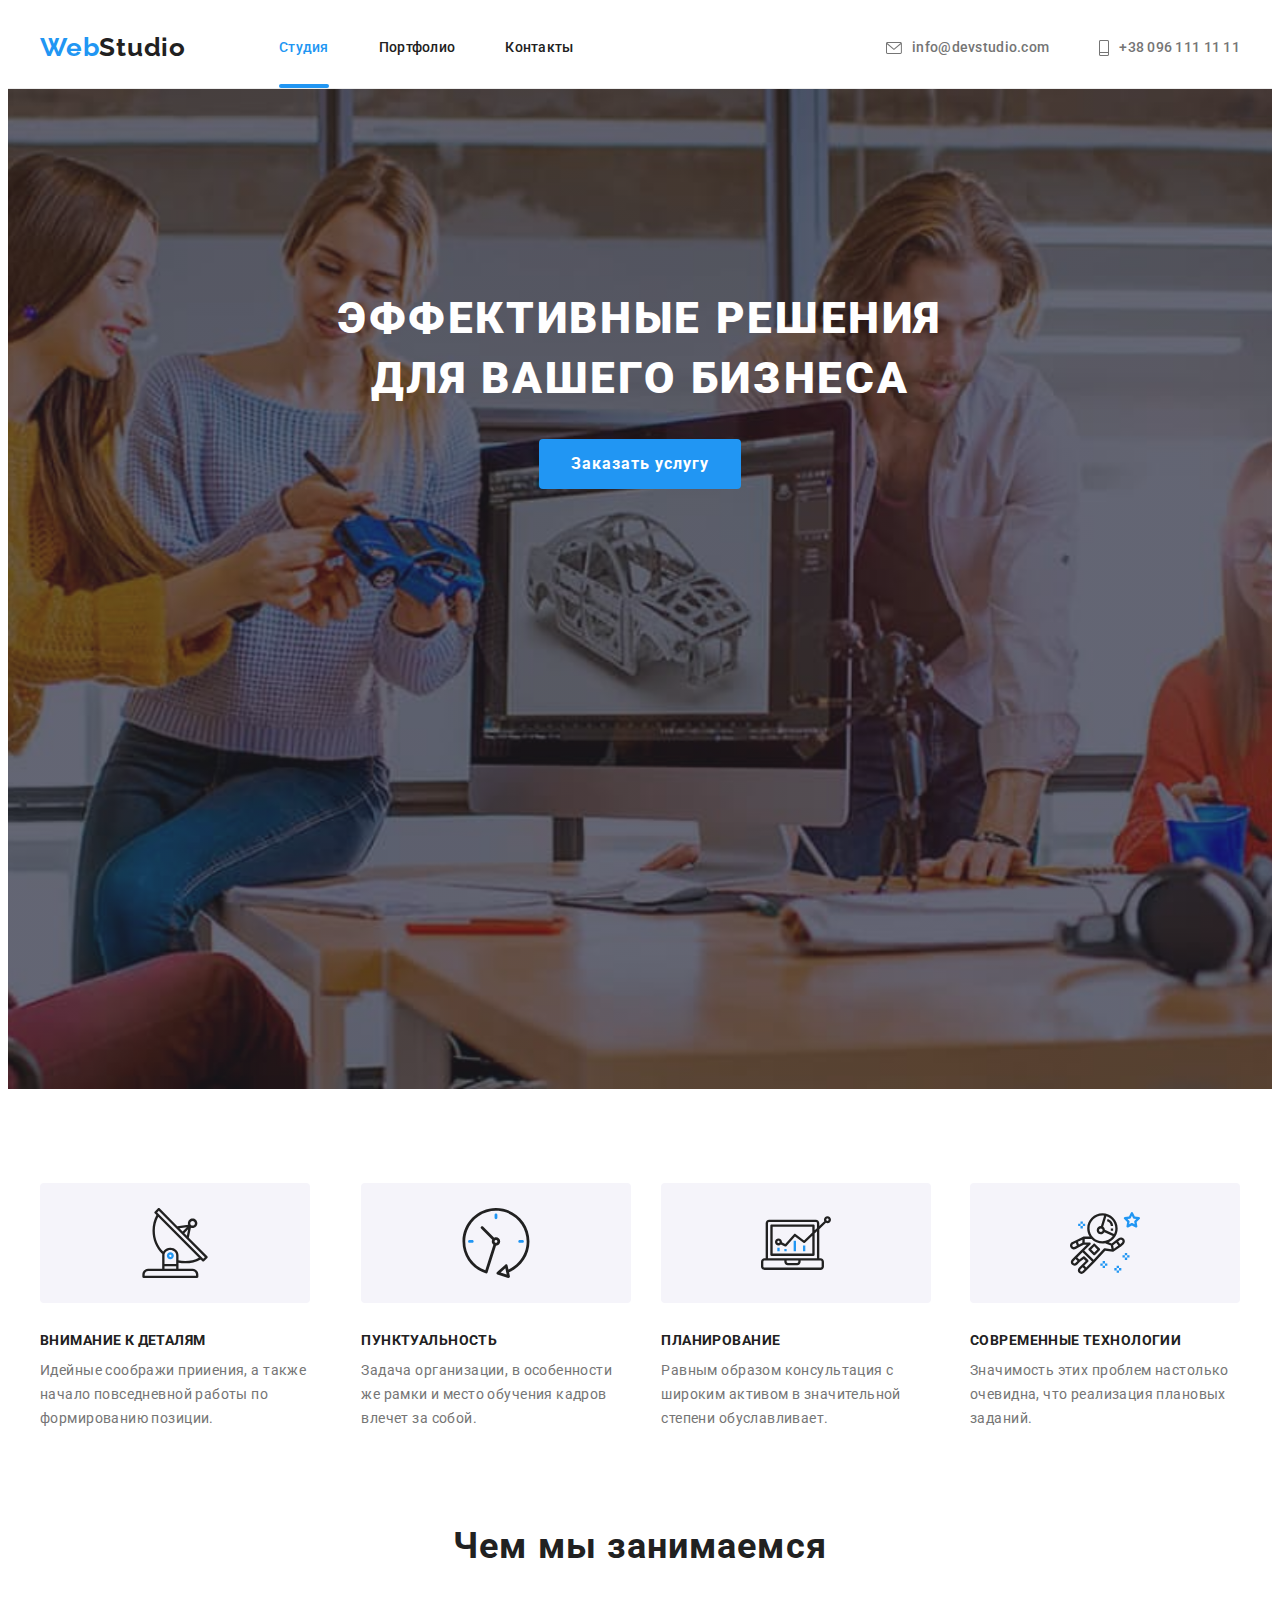
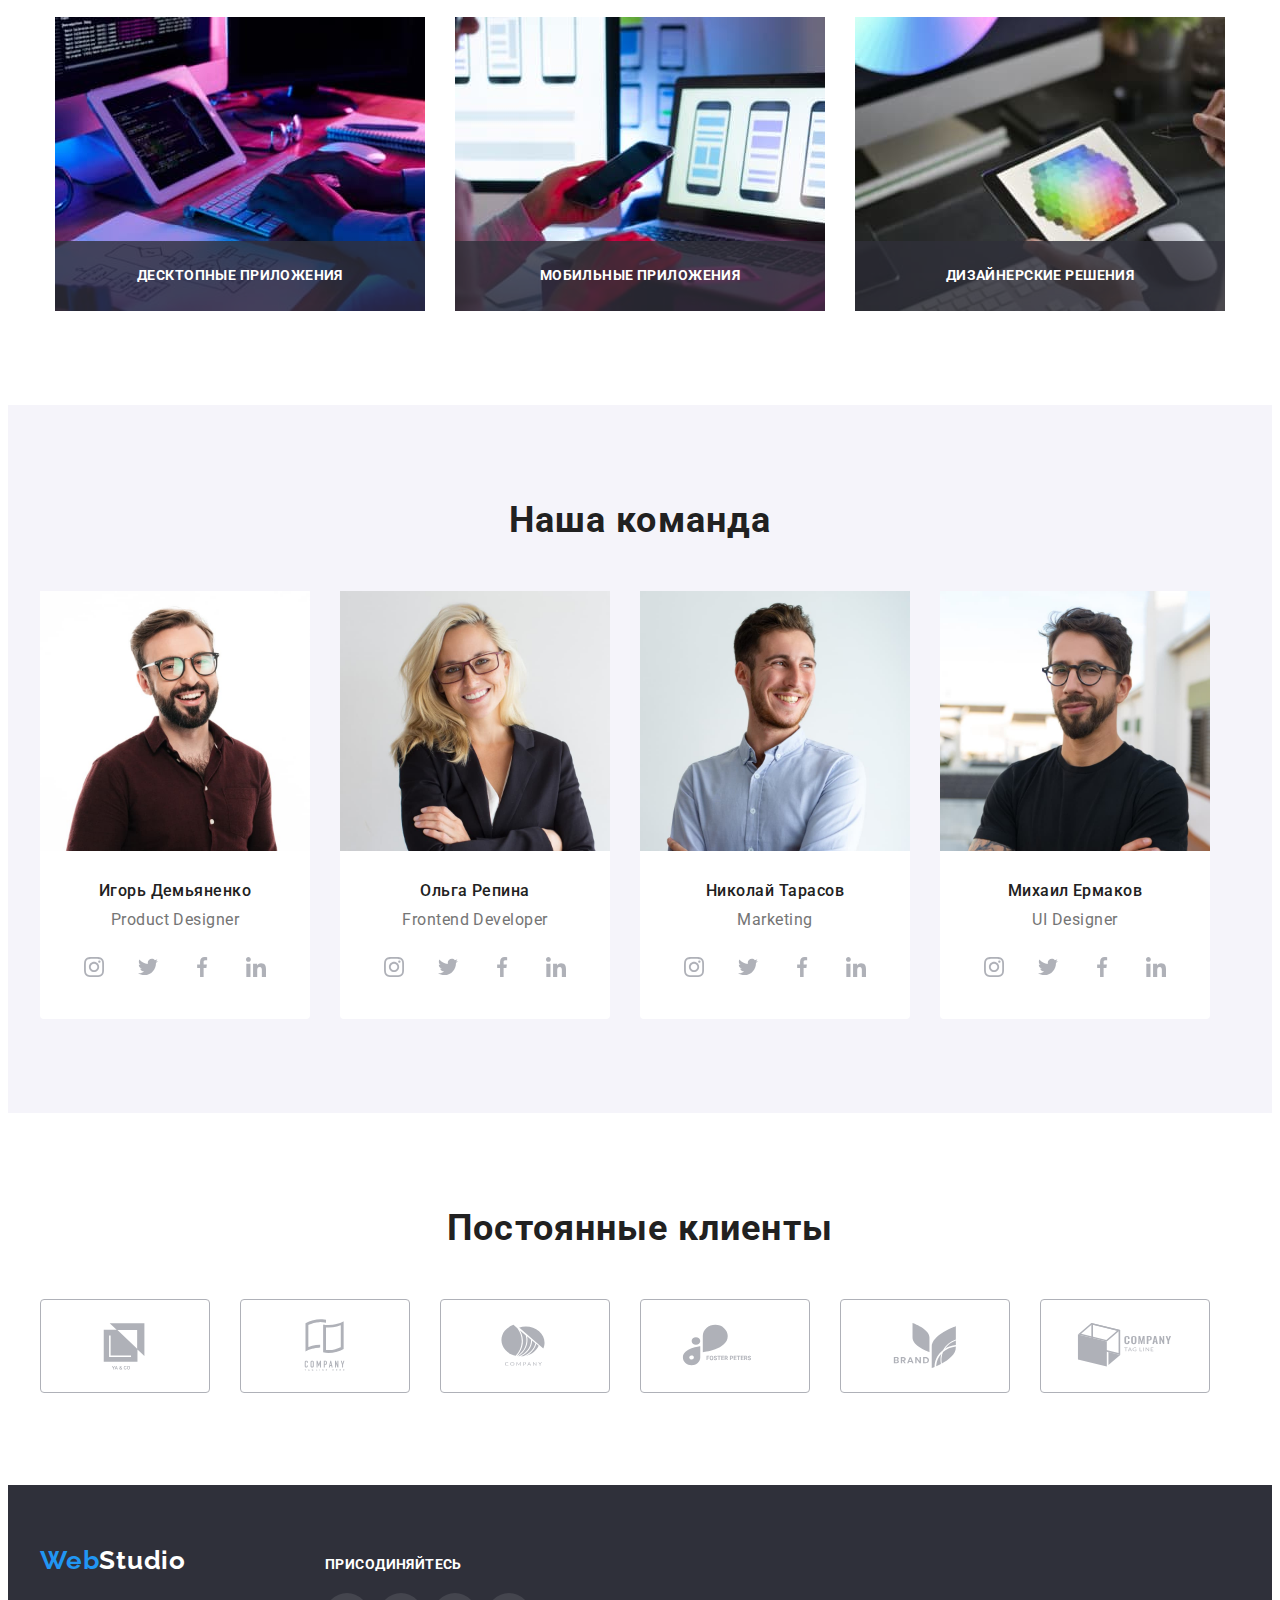
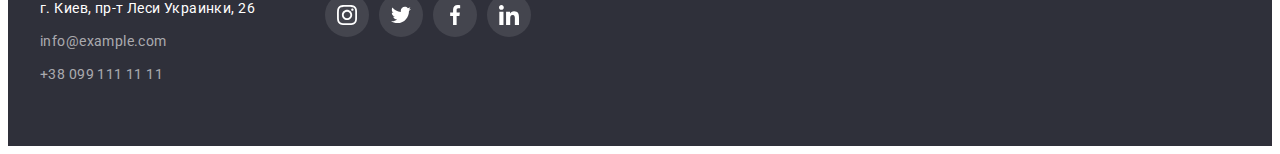
<file: index.html>
<!DOCTYPE html>
<html lang="ru">
<head>
    <meta charset="UTF-8">
    <meta http-equiv="X-UA-Compatible" content="IE=edge">
    <meta name="viewport" content="width=<h1>, initial-scale=1.0">
    <link rel="preconnect" href="https://fonts.googleapis.com">
    <link rel="preconnect" href="https://fonts.gstatic.com" crossorigin>
    <link href="https://fonts.googleapis.com/css2?family=Raleway:wght@700&family=Roboto:wght@400;500;700;900&display=swap"
        rel="stylesheet">
    <title> Вубстудия </title>
    <link rel="stylesheet" href="https://cdnjs.cloudflare.com/ajax/libs/modern-normalize/1.1.0/modern-normalize.min.css"
        integrity="sha512-wpPYUAdjBVSE4KJnH1VR1HeZfpl1ub8YT/NKx4PuQ5NmX2tKuGu6U/JRp5y+Y8XG2tV+wKQpNHVUX03MfMFn9Q=="
        crossorigin="anonymous" referrerpolicy="no-referrer" />
    <link rel="stylesheet" href="./css/style.css">
</head>
<body>
    <!---                                      HEADER                            -->
    <header class="header">
        <div class="container">
        <a class="header-logo-web">Web<span class="header-logo">Studio</span></a>
        <nav class="header-nav">
        <ul class="header-list list">
            <li class="header-item"><a href="./index.html" class="header-link link current">Студия</a></li>
            <li class="header-item"><a href="./portfolio.html" class="header-link link">Портфолио</a></li>
            <li class="header-item"><a href="" class="header-link link">Контакты</a></li>
        </ul>
        </nav>
        <ul class="header-info-list list">
        <li class="header-info-item"><a href="mailto" class="header-info-mail link">
            <svg class="header-icon" width="16px" height="12px">
                <use href="./img/icons-svg/icons-svg.svg#icon-mail-icon"></use>
            </svg>info@devstudio.com</a></li>
        <li class="header-info-item"><a href="tel+380961111111" class="header-info-tel link">
            <svg class="header-icon" width="10px" height="16px">
                <use href="./img/icons-svg/icons-svg.svg#icon-tel-icon"></use>
            </svg>+38 096 111 11 11</a></li>
        </ul>
        </div>
    </header>
    <main>
        <!--                                     HERO                             -->
    <section class="hero">
        <div class="container">
        <h1 class="hero-title">Эффективные решения для вашего бизнеса</h1>
        <button class="hero-btn" type="button" data-modal-open>Заказать услугу</button>
        </div>
    </section>
    <!--                                         ABOUT                            -->
    <section class="about">
        <div class="container">
        <h2 class="visually-hidden">Наши преимущества</h2>
        <ul class="about-list list">
            <li class="about-item">
                <div class="about-icon">
                <svg class="" width="70px" height="70px">
                    <use href="./img/icons-svg/card-about-svg.svg#icon-antenna"></use>
                </svg>
            </div>
                <h3 class="about-top-text">Внимание к деталям</h3>
                <p class="about-text">Идейные соображи прииения, а также начало повседневной работы по формированию позиции.</p>
            </li>
            <li class="about-item">
                <div class="about-icon">
                <svg class="" width="70px" height="70px">
                    <use href="./img/icons-svg/card-about-svg.svg#icon-clock"></use>
                </svg>
                </div>
                <h3 class="about-top-text">Пунктуальность</h3>
                <p class="about-text">Задача организации, в особенности же рамки и место обучения кадров влечет за собой.</p>
            </li>
            <li class="about-item">
                <div class="about-icon">
                <svg class="" width="70px" height="70px">
                    <use href="./img/icons-svg/card-about-svg.svg#icon-diagram"></use>
                </svg>
                </div>
                <h3 class="about-top-text">Планирование</h3>
                <p class="about-text">Равным образом консультация с широким активом в значительной степени обуславливает.</p>
            </li>
            <li class="about-item">
                <div class="about-icon">
                <svg class="" width="70px" height="70px">
                    <use href="./img/icons-svg/card-about-svg.svg#icon-astronaut"></use>
                </svg>
                </div>
                <h3 class="about-top-text">Современные технологии</h3>
                <p class="about-text">Значимость этих проблем настолько очевидна, что реализация плановых заданий.</p>
            </li>
        </ul>
        </div>
    </section>
    <!--                                          WORK                            -->
    <section class="work">
        <div class="container">
        <h2 class="work-title title">Чем мы занимаемся</h2>
        <ul class="work-list list">
            <li class="work-item"><img src="./img/work-img1.jpg" alt="Верстка" width="370" height="294">
            <p class="work-cover-text">Десктопные приложения</p>
        </li>
            <li class="work-item"><img src="./img/work-img2.jpg" alt="Дизаин проекта" width="370" height="294">
            <p class="work-cover-text">Мобильные приложения</p></li>
            <li class="work-item"><img src="./img/work-img3.jpg" alt="Внешнее оформление проекта" width="370" height="294">
            <p class="work-cover-text">Дизайнерские решения</p></li>
        </ul>
        </div>
    </section>
    <!--                                      TEAM                               -->
    <section class="team">
        <div class="container">
        <h2 class="team-title title">Наша команда</h2>
        <ul class="team-list list">
            <li class="team-item">
                <img src="./img/specialists-img-1.jpg" alt="Игорь Демьяненко" width="270" height="260">
                <div class="team-card">
                <h3 class="team-top-text">Игорь Демьяненко</h3>
                <p class="team-text" lang="en">Product Designer</p>
                <ul class="team-soc-list list">
                    <li class="team-soc-item"><a href="" class="team-soc-link link">
                        <svg class="team-soc-icon" width="20" height="20">
                        <use href="./img/icons-svg/icons-svg.svg#icon-instagram"></use>
                        </svg>
                    </a>
                </li>
                    <li class="team-soc-item"><a href="" class="team-soc-link link">
                        <svg class="team-soc-icon" width="20" height="20">
                        <use href="./img/icons-svg/icons-svg.svg#icon-twitter-1"></use>
                        </svg>
                    </a>
                </li>
                    <li class="team-soc-item"><a href="" class="team-soc-link link">
                        <svg class="team-soc-icon" width="20" height="20">
                        <use href="./img/icons-svg/icons-svg.svg#icon-facebook-1"></use>
                        </svg>
                    </a>
                </li>
                    <li class="team-soc-item"><a href="" class="team-soc-link link">
                        <svg class="team-soc-icon" width="20" height="20">
                        <use href="./img/icons-svg/icons-svg.svg#icon-linkedin-1"></use>
                        </svg>
                    </a>
                </li>
                </ul>                
            </div>
            </li>
            <li class="team-item">
                <img src="./img/specialists-img-2.jpg" alt="Ольга Репина" width="270" height="260">
                <div class="team-card">
                <h3 class="team-top-text">Ольга Репина</h3>
                <p class="team-text" lang="en">Frontend Developer</p>
                <ul class="team-soc-list list">
                    <li class="team-soc-item"><a href="" class="team-soc-link link">
                            <svg class="team-soc-icon" width="20" height="20">
                                <use href="./img/icons-svg/icons-svg.svg#icon-instagram"></use>
                            </svg>
                        </a>
                    </li>
                    <li class="team-soc-item"><a href="" class="team-soc-link link">
                            <svg class="team-soc-icon" width="20" height="20">
                                <use href="./img/icons-svg/icons-svg.svg#icon-twitter-1"></use>
                            </svg>
                        </a>
                    </li>
                    <li class="team-soc-item"><a href="" class="team-soc-link link">
                            <svg class="team-soc-icon" width="20" height="20">
                                <use href="./img/icons-svg/icons-svg.svg#icon-facebook-1"></use>
                            </svg>
                        </a>
                    </li>
                    <li class="team-soc-item"><a href="" class="team-soc-link link">
                            <svg class="team-soc-icon" width="20" height="20">
                                <use href="./img/icons-svg/icons-svg.svg#icon-linkedin-1"></use>
                            </svg>
                        </a>
                    </li>
                </ul>
                </div>
            </li>
            <li class="team-item">
                <img src="./img/specialists-img-3.jpg" alt="Николай Тарасов" width="270" height="260">
                <div class="team-card">
                <h3 class="team-top-text">Николай Тарасов</h3>
                <p class="team-text" lang="en">Marketing</p>
                <ul class="team-soc-list list">
                    <li class="team-soc-item"><a href="" class="team-soc-link link">
                            <svg class="team-soc-icon" width="20" height="20">
                                <use href="./img/icons-svg/icons-svg.svg#icon-instagram"></use>
                            </svg>
                        </a>
                    </li>
                    <li class="team-soc-item"><a href="" class="team-soc-link link">
                            <svg class="team-soc-icon" width="20" height="20">
                                <use href="./img/icons-svg/icons-svg.svg#icon-twitter-1"></use>
                            </svg>
                        </a>
                    </li>
                    <li class="team-soc-item"><a href="" class="team-soc-link link">
                            <svg class="team-soc-icon" width="20" height="20">
                                <use href="./img/icons-svg/icons-svg.svg#icon-facebook-1"></use>
                            </svg>
                        </a>
                    </li>
                    <li class="team-soc-item"><a href="" class="team-soc-link link">
                            <svg class="team-soc-icon" width="20" height="20">
                                <use href="./img/icons-svg/icons-svg.svg#icon-linkedin-1"></use>
                            </svg>
                        </a>
                    </li>
                </ul>
                </div>
            </li>
            <li class="team-item">
                <img src="./img/specialists-img-4.jpg" alt="Михаил Ермаков" width="270" height="260">
                <div class="team-card">
                <h3 class="team-top-text">Михаил Ермаков</h3>
                <p class="team-text" lang="en">UI Designer</p>
                <ul class="team-soc-list list">
                    <li class="team-soc-item"><a href="" class="team-soc-link link">
                            <svg class="team-soc-icon" width="20" height="20">
                                <use href="./img/icons-svg/icons-svg.svg#icon-instagram"></use>
                            </svg>
                        </a>
                    </li>
                    <li class="team-soc-item"><a href="" class="team-soc-link link">
                            <svg class="team-soc-icon" width="20" height="20">
                                <use href="./img/icons-svg/icons-svg.svg#icon-twitter-1"></use>
                            </svg>
                        </a>
                    </li>
                    <li class="team-soc-item"><a href="" class="team-soc-link link">
                            <svg class="team-soc-icon" width="20" height="20">
                                <use href="./img/icons-svg/icons-svg.svg#icon-facebook-1"></use>
                            </svg>
                        </a>
                    </li>
                    <li class="team-soc-item"><a href="" class="team-soc-link link">
                            <svg class="team-soc-icon" width="20" height="20">
                                <use href="./img/icons-svg/icons-svg.svg#icon-linkedin-1"></use>
                            </svg>
                        </a>
                    </li>
                </ul>
                </div>
            </li>
        </ul>
        </div>
    </section>
    <!--                                          CLIENTS                      -->
    <section class="clients">
        <div class="container">
            <h2 class="clients-title title">Постоянные клиенты</h2>
            <ul class="clients-list list">
                <li class="clients-item"><a href="" class="clients-link link"><svg class="clients-icon"  width="106" height="60">
                    <use href="./img/icons-svg/icons-clients-svg.svg#icon-client1"></use>
                </svg></a></li>
                <li class="clients-item"><a href="" class="clients-link link"><svg class="clients-icon" width="106" height="60">
                    <use href="./img/icons-svg/icons-clients-svg.svg#icon-client2"></use>
                </svg></a></li>
                <li class="clients-item"><a href="" class="clients-link link"><svg class="clients-icon" width="106" height="60">
                    <use href="./img/icons-svg/icons-clients-svg.svg#icon-client3"></use>
                </svg></a></li>
                <li class="clients-item"><a href="" class="clients-link link"><svg class="clients-icon" width="106" height="60">
                    <use href="./img/icons-svg/icons-clients-svg.svg#icon-client4"></use>
                </svg></a></li>
                <li class="clients-item"><a href="" class="clients-link link"><svg class="clients-icon" width="106" height="60">
                    <use href="./img/icons-svg/icons-clients-svg.svg#icon-client5"></use>
                </svg></a></li>
                <li class="clients-item"><a href="" class="clients-link link"><svg class="clients-icon" width="106" height="60">
                    <use href="./img/icons-svg/icons-clients-svg.svg#icon-client6"></use>
                </svg></a></li>
            </ul>

        </div>
    </section>
    </main>
    <!--                                           FOOTER                         -->
    <footer class="footer">
        <div class="container">
            <div class="footer-address">   
        <a class="footer-logo-web">Web<span class="footer-logo">Studio</span></a>
        <address class="address">
            <ul class="address-list list">
                <li class="address-item"><a class="address-map link" href="https://goo.gl/maps/acbmZgbSN6Yv3eD37" target="_blank" rel="noopener nofollow noreferrer">г. Киев, пр-т Леси Украинки, 26</a></li>
                <li class="address-item"><a class="address-mail link" href="mailto:info@example.com">info@example.com</a></li>
                <li class="address-item"><a class="address-tel link" href="tel:+380991111111">+38 099 111 11 11</a></li>
            </ul>
        </address>
            </div>
            <div class="footer-soc">
                <p class="footer-top-text">Присодиняйтесь</p>
            <ul class="footer-soc-list list">
                <li class="footer-soc-item"><a href="" class="footer-soc-link link">
                    <svg class="footer-soc-icon" width="20" height="20">
                        <use href="./img/icons-svg/icons-svg.svg#icon-instagram"></use>
                    </svg>
                </a>
            </li>
                <li class="footer-soc-item"><a href="" class="footer-soc-link link">
                    <svg class="footer-soc-icon" width="20" height="20">
                        <use href="./img/icons-svg/icons-svg.svg#icon-twitter-1"></use>
                </svg>
                </a>
            </li>
                <li class="footer-soc-item"><a href="" class="footer-soc-link link">
                    <svg class="footer-soc-icon" width="20" height="20">
                        <use href="./img/icons-svg/icons-svg.svg#icon-facebook-1"></use>
                    </svg>
                </a>
            </li>
                <li class="footer-soc-item"><a href="" class="footer-soc-link link">
                    <svg class="footer-soc-icon" width="20" height="20">
                        <use href="./img/icons-svg/icons-svg.svg#icon-linkedin-1"></use>
                    </svg>
                </a>
            </li>
            </ul>
            </div>
        </div>
    </footer>
    <!--                                      MODAL                    -->
    <div class="backdrop is-hidden no-scroll" data-modal>
        <div class="modal">
            <button type="button" class="modal-close-btn" data-modal-close><svg class="modal-icon" width="18" height="18">
                <use href="./img/icons-svg/icons-svg.svg#icon-close"></use>
            </svg></button>
        </div>
    </div>
    <script src="./js/modal.js"></script>
</body>
</html>
</file>
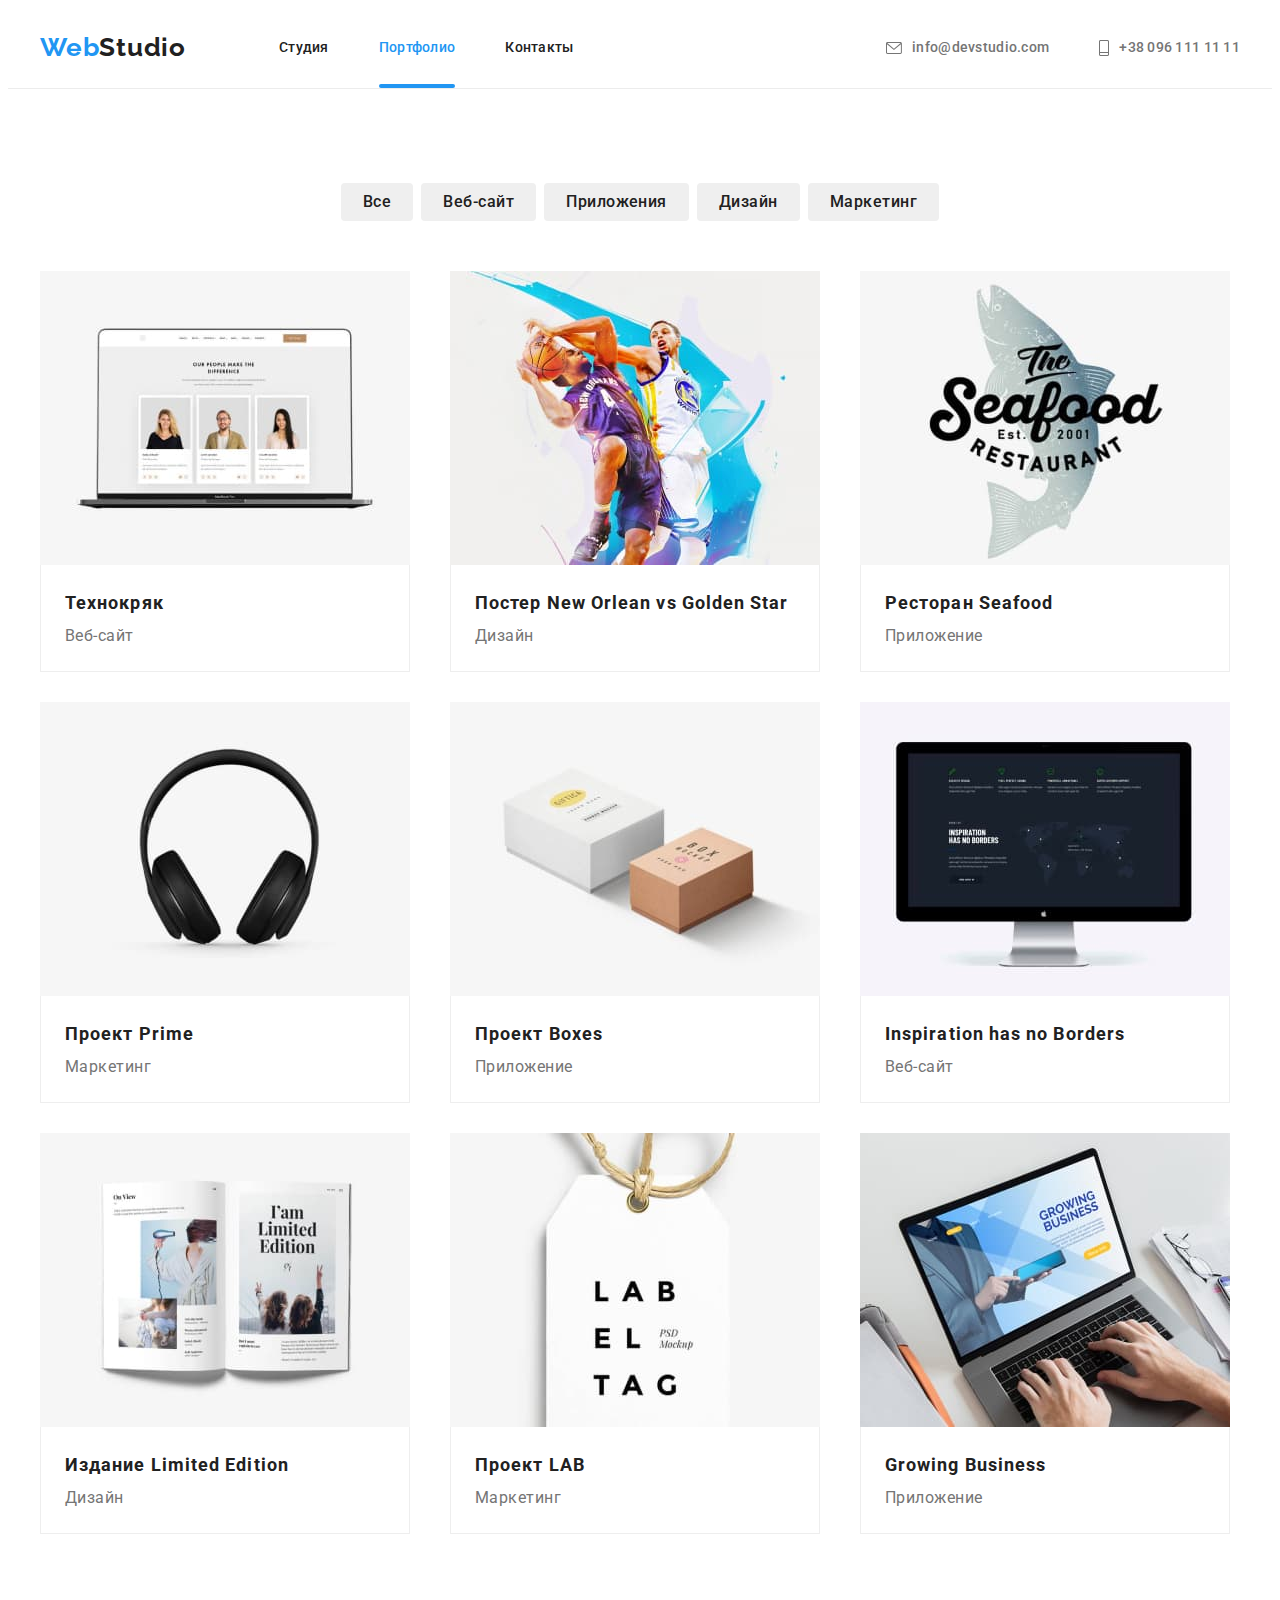
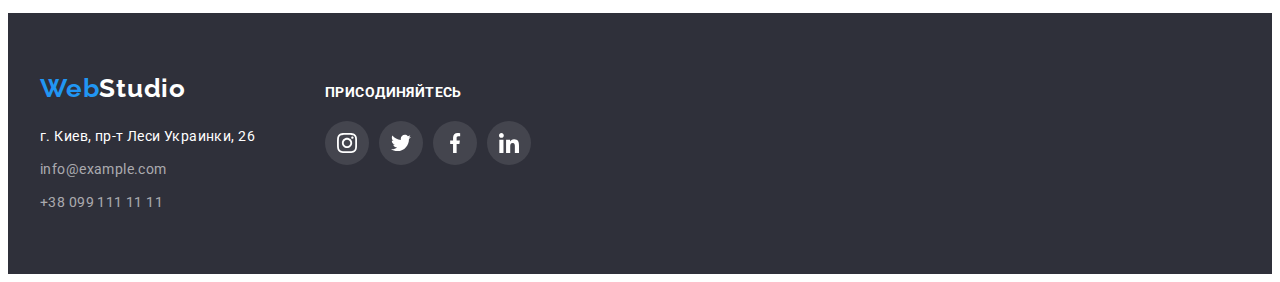
<file: portfolio.html>
<!DOCTYPE html>
<html lang="ru">
<head>
    <meta charset="UTF-8">
    <meta http-equiv="X-UA-Compatible" content="IE=edge">
    <meta name="viewport" content="width=device-width, initial-scale=1.0">
    <link rel="preconnect" href="https://fonts.googleapis.com">
    <link rel="preconnect" href="https://fonts.gstatic.com" crossorigin>
    <link
        href="https://fonts.googleapis.com/css2?family=Raleway:wght@700&family=Roboto:wght@400;500;700;900&display=swap"
        rel="stylesheet">
    <title>Портфолио</title>
    <link rel="stylesheet" href="https://cdnjs.cloudflare.com/ajax/libs/modern-normalize/1.1.0/modern-normalize.min.css"
        integrity="sha512-wpPYUAdjBVSE4KJnH1VR1HeZfpl1ub8YT/NKx4PuQ5NmX2tKuGu6U/JRp5y+Y8XG2tV+wKQpNHVUX03MfMFn9Q=="
        crossorigin="anonymous" referrerpolicy="no-referrer" />
    <link rel="stylesheet" href="./css/style.css">
</head>

<body>
    <!--                                              header                                        -->
    <header class="header">
        <div class="container">
            <a class="header-logo-web">Web<span class="header-logo">Studio</span></a>
            <nav class="header-nav">
                <ul class="header-list list">
                    <li class="header-item"><a href="./index.html" class="header-link link">Студия</a></li>
                    <li class="header-item"><a href="./portfolio.html" class="header-link link current">Портфолио</a></li>
                    <li class="header-item"><a href="" class="header-link link">Контакты</a></li>
                </ul>
            </nav>
            <ul class="header-info-list list">
                <li class="header-info-item"><a href="mailto" class="header-info-mail link">
                        <svg class="header-icon" width="16px" height="12px">
                            <use href="./img/icons-svg/icons-svg.svg#icon-mail-icon"></use>
                        </svg>info@devstudio.com</a></li>
                <li class="header-info-item"><a href="tel+380961111111" class="header-info-tel link">
                        <svg class="header-icon" width="10px" height="16px">
                            <use href="./img/icons-svg/icons-svg.svg#icon-tel-icon"></use>
                        </svg>+38 096 111 11 11</a></li>
            </ul>
        </div>
    </header>
    <main>
        <!--                             PORTFOLIO                                              -->
        <section class="portfolio">
            <div class="container">
                <h1 class="visually-hidden">Портфолио</h1>
                <ul class="filter-list list">
                    <li class="filter-item"><button class="filter-btn" type="button">Все</button></li>
                    <li class="filter-item"><button class="filter-btn" type="button">Веб-сайт</button></li>
                    <li class="filter-item"><button class="filter-btn" type="button">Приложения</button></li>
                    <li class="filter-item"><button class="filter-btn" type="button">Дизайн</button></li>
                    <li class="filter-item"><button class="filter-btn" type="button">Маркетинг</button></li>
                </ul>
                <ul class="content-list list">
                    <li class="content-item">
                        <a href="" class="content-link link">
                            <div class="content-wrap">
                                <img src="./img/portfolio-img1.jpg" alt="фотографии троих мпециалистов" width="370"
                                    height="294">
                                <p class="content-cover-text">Ресурс предлагает комплексные предложения с разным уровнем 
                                    функционала и сервисов. Все это 
                                    позволит посетителю получить 
                                    исчерпывающие сведения о компании или частном лице.</p>
                            </div>
                            <div class="content-card">
                                <h2 class="content-top-text">Технокряк</h2>
                                <p class="content-text">Веб-сайт</p>
                            </div>
                        </a>
                    </li>
                    <li class="content-item">
                        <a href="" class="content-link link">
                            <div class="content-wrap">
                                <img src="./img/portfolio-img2.jpg" alt="руки набирают текст на клавиатуре" width="370"
                                    height="294">
                                <p class="content-cover-text">Ресурс предлагает комплексные предложения с разным уровнем
                                    функционала и сервисов. Все это
                                    позволит посетителю получить
                                    исчерпывающие сведения о компании или частном лице.</p>
                            </div>
                            <div class="content-card">
                                <h2 class="content-top-text">Постер New Orlean vs Golden Star</h2>
                                <p class="content-text">Дизайн</p>
                            </div>
                        </a>
                    </li>
                    <li class="content-item">
                        <a href="" class="content-link link">
                            <div class="content-wrap">
                                <img src="./img/portfolio-img3.jpg" alt="руки набирают текст на клавиатуре" width="370"
                                    height="294">
                                <p class="content-cover-text">Ресурс предлагает комплексные предложения с разным уровнем
                                    функционала и сервисов. Все это
                                    позволит посетителю получить
                                    исчерпывающие сведения о компании или частном лице.</p>
                            </div>
                            <div class="content-card">
                                <h2 class="content-top-text">Ресторан Seafood</h2>
                                <p class="content-text">Приложение</p>
                            </div>
                        </a>
                    </li>
                    <li class="content-item">
                        <a href="" class="content-link link">
                            <div class="content-wrap">
                                <img src="./img/portfolio-img4.jpg" alt="руки набирают текст на клавиатуре" width="370"
                                    height="294">
                                <p class="content-cover-text">Ресурс предлагает комплексные предложения с разным уровнем
                                    функционала и сервисов. Все это
                                    позволит посетителю получить
                                    исчерпывающие сведения о компании или частном лице.</p>
                            </div>
                            <div class="content-card">
                                <h2 class="content-top-text">Проект Prime</h2>
                                <p class="content-text">Маркетинг</p>
                            </div>
                        </a>
                    </li>
                    <li class="content-item">
                        <a href="" class="content-link link">
                            <div class="content-wrap">
                                <img src="./img/portfolio-img5.jpg" alt="руки набирают текст на клавиатуре" width="370"
                                    height="294">
                                <p class="content-cover-text">Ресурс предлагает комплексные предложения с разным уровнем
                                    функционала и сервисов. Все это
                                    позволит посетителю получить
                                    исчерпывающие сведения о компании или частном лице.</p>
                            </div>
                            <div class="content-card">
                                <h2 class="content-top-text">Проект Boxes</h2>
                                <p class="content-text">Приложение</p>
                            </div>
                        </a>
                    </li>
                    <li class="content-item">
                        <a href="" class="content-link link">
                            <div class="content-wrap">
                                <img src="./img/portfolio-img6.jpg" alt="руки набирают текст на клавиатуре" width="370"
                                    height="294">
                                <p class="content-cover-text">Ресурс предлагает комплексные предложения с разным уровнем
                                    функционала и сервисов. Все это
                                    позволит посетителю получить
                                    исчерпывающие сведения о компании или частном лице.</p>
                            </div>
                            <div class="content-card">
                                <h2 class="content-top-text" lang="en">Inspiration has no Borders</h2>
                                <p class="content-text">Веб-сайт</p>
                            </div>
                        </a>
                    </li>
                    <li class="content-item">
                        <a href="" class="content-link link">
                            <div class="content-wrap">
                                <img src="./img/portfolio-img7.jpg" alt="руки набирают текст на клавиатуре" width="370"
                                    height="294">
                                <p class="content-cover-text">Ресурс предлагает комплексные предложения с разным уровнем
                                    функционала и сервисов. Все это
                                    позволит посетителю получить
                                    исчерпывающие сведения о компании или частном лице.</p>
                            </div>
                            <div class="content-card">
                                <h2 class="content-top-text">Издание Limited Edition</h2>
                                <p class="content-text">Дизайн</p>
                            </div>
                        </a>
                    </li>
                    <li class="content-item">
                        <a href="" class="content-link link">
                            <div class="content-wrap">
                                <img src="./img/portfolio-img8.jpg" alt="руки набирают текст на клавиатуре" width="370"
                                    height="294">
                                <p class="content-cover-text">Ресурс предлагает комплексные предложения с разным уровнем
                                    функционала и сервисов. Все это
                                    позволит посетителю получить
                                    исчерпывающие сведения о компании или частном лице.</p>
                            </div>
                            <div class="content-card">
                                <h2 class="content-top-text">Проект LAB</h2>
                                <p class="content-text">Маркетинг</p>
                            </div>
                        </a>
                    </li>
                    <li class="content-item">
                        <a href="" class="content-link link">
                            <div class="content-wrap">
                                <img src="./img/portfolio-img9.jpg" alt="руки набирают текст на клавиатуре" width="370"
                                    height="294">
                                <p class="content-cover-text">Ресурс предлагает комплексные предложения с разным уровнем
                                    функционала и сервисов. Все это
                                    позволит посетителю получить
                                    исчерпывающие сведения о компании или частном лице.</p>
                            </div>
                            <div class="content-card">
                                <h2 class="content-top-text" lang="en">Growing Business</h2>
                                <p class="content-text">Приложение</p>
                            </div>
                        </a>
                    </li>
                </ul>
            </div>
        </section>
    </main>
    <!--                                        FOOTER                             -->
    <footer class="footer">
        <div class="container">
            <div class="footer-address">
                <a class="footer-logo-web">Web<span class="footer-logo">Studio</span></a>
                <address class="address">
                    <ul class="address-list list">
                        <li class="address-item"><a class="address-map link"
                                href="https://goo.gl/maps/acbmZgbSN6Yv3eD37" target="_blank"
                                rel="noopener nofollow noreferrer">г. Киев, пр-т Леси Украинки, 26</a></li>
                        <li class="address-item"><a class="address-mail link"
                                href="mailto:info@example.com">info@example.com</a></li>
                        <li class="address-item"><a class="address-tel link" href="tel:+380991111111">+38 099 111 11
                                11</a>
                        </li>
                    </ul>
                </address>
            </div>
            <div class="footer-soc">
                <p class="footer-top-text">Присодиняйтесь</p>
                <ul class="footer-soc-list list">
                    <li class="footer-soc-item"><a href="" class="footer-soc-link link">
                            <svg class="footer-soc-icon" width="20" height="20">
                                <use href="./img/icons-svg/icons-svg.svg#icon-instagram"></use>
                            </svg>
                        </a>
                    </li>
                    <li class="footer-soc-item"><a href="" class="footer-soc-link link">
                            <svg class="footer-soc-icon" width="20" height="20">
                                <use href="./img/icons-svg/icons-svg.svg#icon-twitter-1"></use>
                            </svg>
                        </a>
                    </li>
                    <li class="footer-soc-item"><a href="" class="footer-soc-link link">
                            <svg class="footer-soc-icon" width="20" height="20">
                                <use href="./img/icons-svg/icons-svg.svg#icon-facebook-1"></use>
                            </svg>
                        </a>
                    </li>
                    <li class="footer-soc-item"><a href="" class="footer-soc-link link">
                            <svg class="footer-soc-icon" width="20" height="20">
                                <use href="./img/icons-svg/icons-svg.svg#icon-linkedin-1"></use>
                            </svg>
                        </a>
                    </li>
                </ul>
            </div>
        </div>
    </footer>
</body>

</html>
</file>
<file: css/style.css>
:root {
    --accent-color: #2196F3;
    --title-color: #212121;
    --text-color: #757575;
    --main-white-color: #FFFFFF;
}

p,
h1,
h2,
h3,
h4,
h5,
h6 {
    margin: 0;
}

ul {
    margin: 0;
    padding-left: 0;
}

body {
    background-color: var(--main-white-color);
    color: var(--text-color);
    font-family: "Roboto", sans-serif;
}

img {
    display: block;
    max-width: 100%;
    height: auto;
}

.list {
    list-style: none;
}

.link {
    text-decoration: none;
}

.visually-hidden {
    position: absolute;
    white-space: nowrap;
    width: 1px;
    height: 1px;
    overflow: hidden;
    border: 0;
    padding: 0;
    clip: rect(0 0 0 0);
    clip-path: inset(50%);
    margin: -1px;
}

.container {
    width: 1200px;
    padding-left: 15px;
    padding-right: 15px;
    margin: 0 auto;
}

.title {
    font-weight: 700;
    font-size: 36px;
    line-height: 1.17;
    text-align: center;
    letter-spacing: 0.03em;
    color: var(--title-color);
}

/*---------------HEADER------------- */
.header .container {
    display: flex;
    align-items: center;
}

.header {
    border-bottom: 1px solid #ECECEC;
}

.header-logo-web {
    margin-right: 93px;
    padding-top: 24px;
    padding-bottom: 25px;
    color: var(--accent-color);
    font-family: 'Raleway';
    font-weight: 700;
    font-size: 26px;
    line-height: 1.19;
    letter-spacing: 0.03em;
}
.header-logo {
    color: var(--title-color);
}
.header-list {
    display: flex;
}
.header-item:not(:last-child) {
    margin-right: 50px;
}
.header-link {
    display: block;
    padding-top: 32px;
    padding-bottom: 32px;
    font-weight: 500;
    font-size: 14px;
    line-height: 1.14;
    letter-spacing: 0.02em;
    color: var(--title-color);
    transition: color 250ms cubic-bezier(0.4, 0, 0.2, 1);
    position: relative;
}
.header-link::after {
    content: '';
    display: block;
    width: 100%;
    height: 4px;
    border-radius: 2px;
    background-color: var(--accent-color);
    position: absolute;
    bottom: 0;
    opacity: 0;
    transition: opacity 250ms cubic-bezier(0.4, 0, 0.2, 1);
}


.header-link:hover,
.header-link:focus {
    color: var(--accent-color);
}
.header-list .current {
    color: var(--accent-color);
}
.header-list .current::after {
    opacity: 1;
}
.header-info-list {
    display: flex;
    margin-left: auto;
}
.header-info-item {
    color: var(--text-color);
}
.header-info-item:not(:last-child) {
    margin-right: 50px;
}

.header-info-mail,
.header-info-tel {
    display: flex;
    align-items: center;
    padding-top: 32px;
    padding-bottom: 32px;
    font-weight: 500;
    font-size: 14px;
    line-height: 1.14;
    letter-spacing: 0.02em;
    color: var(--text-color);
    transition: color 250ms cubic-bezier(0.4, 0, 0.2, 1);
}

.header-icon {
    fill: currentColor;
    margin-right: 10px;
}

.header-info-mail:hover,
.header-info-mail:focus {
    color: var(--accent-color);
}

.header-info-tel:hover,
.header-info-tel:focus {
    color: var(--accent-color);
}

/* ----------HERO------------*/
.hero {
    background-color: #C4C4C4;
    text-align: center;
    padding: 200px 0;
    margin: 0 auto;
    max-width: 1600px;
    height: 600px;
    background-image: linear-gradient(rgba(47, 48, 58, 0.4), rgba(47, 48, 58, 0.4)), url(../img/hero-br-img.jpg);
    background-repeat: no-repeat;
    background-position: center;
    background-size: cover;
}

.hero-title {
    font-weight: 900;
    font-size: 44px;
    line-height: 1.36;
    text-align: center;
    letter-spacing: 0.06em;
    text-transform: uppercase;
    color: var(--main-white-color);
    margin-bottom: 30px;
    width: 696px;
    margin-left: auto;
    margin-right: auto;

}

.hero-btn {
    font-family: inherit;
    font-weight: 700;
    font-size: 16px;
    line-height: 1.88;
    display: flex;
    align-items: center;
    letter-spacing: 0.06em;
    color: var(--main-white-color);
    background: var(--accent-color);
    cursor: pointer;
    display: inline-block;
    padding: 10px 32px;
    border-radius: 4px;
    border: none;
    min-width: 200px;
    transition: box-shadow 250ms cubic-bezier(0.4, 0, 0.2, 1);
}

.hero-btn:hover,
.hero-btn:focus {
    box-shadow: 0px 4px 4px rgba(0, 0, 0, 0.15);
}

/* -----------ABOUT-----------*/
.about {
    padding: 94px 0;
}

.about-list {
    display: flex;
}

.about-item:not(:last-child) {
    margin-right: 30px;
}

.about-icon {
    width: 270px;
    height: 120px;
    background: #F5F4FA;
    border-radius: 4px;
    display: flex;
    align-items: center;
    justify-content: center;
    margin-bottom: 30px;
}

.about-top-text {
    font-weight: 700;
    font-size: 14px;
    line-height: 1.14;
    letter-spacing: 0.03em;
    text-transform: uppercase;
    color: var(--title-color);
    margin-bottom: 10px;
}

.about-text {
    font-weight: 400;
    font-size: 14px;
    line-height: 1.71;
    letter-spacing: 0.03em;
    color: var(--text-color);
}

/* -----------WORK----------*/
.work {
    padding-bottom: 94px;
}

.work-list {
    justify-content: center;
    display: flex;
}

.work-item+.work-item {
    margin-left: 30px;
}

.work-item {
    position: relative;
}

.work-cover-text {
    width: 370px;
    height: 70px;
    display: flex;
    align-items: center;
    justify-content: center;
    position: absolute;
    bottom: 0;
    font-style: normal;
    font-weight: 700;
    font-size: 14px;
    line-height: 1.14;
    letter-spacing: 0.03em;
    text-transform: uppercase;
    background-color: rgba(47, 48, 58, 0.8);
    color: #FFFFFF;
}

.work-title {
    margin-bottom: 50px;
}

/* -----------TEAM-----------*/
.team {
    background-color: #F5F4FA;
    padding: 94px 0;
}

.team-title {
    margin-bottom: 50px;
}

.team-list {
    display: flex;
}

.team-item {
    background-color: var(--main-white-color);
    border-radius: 0px 0px 4px 4px;
    transition: box-shadow 250ms cubic-bezier(0.4, 0, 0.2, 1);
}

.team-item:hover,
.team-item:focus {
    box-shadow: 0px 1px 3px rgba(0, 0, 0, 0.12), 0px 1px 1px rgba(0, 0, 0, 0.14), 0px 2px 1px rgba(0, 0, 0, 0.2);
}

.team-item+.team-item {
    margin-left: 30px;
}

.team-card {
    padding-top: 30px;
    padding-bottom: 30px;
}

.team-top-text {
    font-weight: 500;
    font-size: 16px;
    line-height: 1.19;
    text-align: center;
    letter-spacing: 0.03em;
    color: var(--title-color);
    margin-bottom: 10px;
}

.team-text {
    font-weight: 400;
    font-size: 16px;
    line-height: 1.19;
    text-align: center;
    letter-spacing: 0.03em;
    color: var(--text-color);
    margin-bottom: 16px;
}

.team-soc-list {
    display: flex;
    justify-content: center;
}

.team-soc-item {
    width: 44px;
    height: 44px;
    margin-left: 10px;
}

.team-soc-item:first-child {
    margin-left: 0;
}

.team-soc-link {
    display: flex;
    align-items: center;
    justify-content: center;
    height: 100%;
    border-radius: 50%;
    background-color: transparent;
    color: #AFB1B8;
    transition: background-color 250ms cubic-bezier(0.4, 0, 0.2, 1), color 250ms cubic-bezier(0.4, 0, 0.2, 1);
}

.team-soc-icon {
    fill: currentColor;
}

.team-soc-link:hover,
.team-soc-link:focus {
    background-color: var(--accent-color);
    color: var(--main-white-color);
}

/* -----------CLIENTS---------- */
.clients {
    padding: 94px 0;
}

.clients-title {
    font-weight: 700;
    font-size: 36px;
    line-height: 1.17;
    text-align: center;
    letter-spacing: 0.03em;

    color: var(--title-color);
    margin-bottom: 50px;
}

.clients-list {
    display: flex;
    margin: -15px;
}

.clients-item {
    display: flex;
    width: 170px;
    height: 92px;
    margin: 15px;
}

.clients-link {
    display: flex;
    align-items: center;
    justify-content: center;
    width: 100%;
    height: 100%;
    outline: transparent;
    border: 1px solid #AFB1B8;
    border-radius: 4px;
    color: #AFB1B8;
    transition: border 250ms cubic-bezier(0.4, 0, 0.2, 1), color 250ms cubic-bezier(0.4, 0, 0.2, 1);
}

.clients-link:hover,
.clients-link:focus {
    border: 1px solid var(--accent-color);
    color: var(--accent-color);
}

.clients-icon {
    fill: currentColor;
}

/* -----------FOOTER-----------*/
.footer {
    background-color: #2F303A;
    padding-top: 60px;
    padding-bottom: 60px;
}

.footer .container {
    display: flex;
    align-items: baseline;
}

.footer-logo-web {
    color: var(--accent-color);
    font-family: 'Raleway';
    font-weight: 700;
    font-size: 26px;
    line-height: 1.19;
    letter-spacing: 0.03em;
}

.footer .logo {
    display: block;
    margin-bottom: 20px;
    padding-top: 24px;
    padding-bottom: 25px;
}

.footer-logo {
    color: var(--main-white-color);
}

.address {
    font-style: normal;
    margin-top: 20px;
}

.address-item:not(:last-child) {
    margin-bottom: 9px;
}

.address-map {
    font-family: 'Roboto';
    font-weight: 400;
    font-size: 14px;
    line-height: 24px;
    letter-spacing: 0.03em;
    color: var(--main-white-color);
    transition: color 250ms cubic-bezier(0.4, 0, 0.2, 1);

}

.address-mail,
.address-tel {
    font-family: 'Roboto';
    font-style: normal;
    font-weight: 400;
    font-size: 14px;
    line-height: 24px;
    letter-spacing: 0.03em;
    color: rgba(255, 255, 255, 0.6);
    transition: color 250ms cubic-bezier(0.4, 0, 0.2, 1);
}

.address-map:hover,
.address-map:focus {
    color: var(--accent-color);
}

.address-mail:hover,
.address-mail:focus {
    color: var(--accent-color);
}

.address-tel:hover,
.address-tel:focus {
    color: var(--accent-color);
}

.footer-top-text {
    font-weight: 700;
    font-size: 14px;
    line-height: 1.14;
    letter-spacing: 0.03em;
    text-transform: uppercase;
    color: var(--main-white-color);
}

.footer-soc {
    width: 206px;
    height: 80px;
    margin-left: 70px;
}

.footer-soc-list {
    display: flex;
    margin-top: 20px;
}

.footer-soc-item {
    width: 44px;
    height: 44px;
    margin-left: 10px;
}

.footer-soc-item:first-child {
    margin-left: 0;
}

.footer-soc-link {
    display: flex;
    align-items: center;
    justify-content: center;
    height: 100%;
    border-radius: 50%;
    background: rgba(255, 255, 255, 0.1);
    color: var(--main-white-color);
    transition: background-color 250ms cubic-bezier(0.4, 0, 0.2, 1);
}

.footer-soc-icon {
    fill: currentColor;
}

.footer-soc-link:hover,
.footer-soc-link:focus {
    background-color: var(--accent-color);
}

/* ------------PORTFOLIO-------*/
.portfolio {
    padding: 94px 0;
}

.portfolio .container {
    align-items: center;
}

.filter-list {
    display: flex;
    margin-bottom: 50px;
    justify-content: center;
}

.filter-list .filter-item+.filter-item {
    margin-left: 8px;
}

.filter-btn {
    font-style: normal;
    border: none;
    border-radius: 4px;
    text-align: center;
    cursor: pointer;
    padding: 6px 22px;
    font-family: inherit;
    font-weight: 500;
    font-size: 16px;
    line-height: 1.63;
    letter-spacing: 0.03em;
    color: #212121;
    transition: background-color 250ms cubic-bezier(0.4, 0, 0.2, 1), color 250ms cubic-bezier(0.4, 0, 0.2, 1), box-shadow 250ms cubic-bezier(0.4, 0, 0.2, 1);
}

.filter-btn:hover,
.filter-btn:focus {
    background-color: var(--accent-color);
    color: var(--main-white-color);
    box-shadow: 0px 3px 1px rgba(0, 0, 0, 0.1), 0px 1px 2px rgba(0, 0, 0, 0.08), 0px 2px 2px rgba(0, 0, 0, 0.12);
}

.content-list {
    display: flex;
    flex-wrap: wrap;
    margin: -15px;
}

.content-item {
    width: calc(100% / 3 - 30px);
    margin: 15px;
}
.content-link:hover .content-cover-text,
.content-link:focus .content-cover-text {
    transform: translate(0);
}

.content-wrap {
    position: relative;
    overflow: hidden;
}

.content-cover-text {
    position: absolute;
    top: 0;
    font-weight: 400;
    font-size: 18px;
    line-height: 1.56;
    letter-spacing: 0.03em;
    background-color: rgba(33, 150, 243, 0.9);
    color: #FFFFFF;
    padding: 63px 24px;
    align-items: center;
    justify-content: center;
    height: 100%;
    transform: translateY(100%);
    transition: transform 250ms cubic-bezier(0.4, 0, 0.2, 1);
}

.content-item:nth-last-child(-n+3) {
    margin-bottom: 0;
}

.content-link {
    display: inline-block;
    transition: box-shadow 250ms cubic-bezier(0.4, 0, 0.2, 1);
}
.content-link:hover,
.content-link:focus {
    box-shadow: 0px 1px 1px rgba(0, 0, 0, 0.12), 0px 4px 4px rgba(0, 0, 0, 0.06), 1px 4px 6px rgba(0, 0, 0, 0.16);
}

.content-card {
    border: 1px solid #EEEEEE;
    border-top: 0;
    padding-top: 20px;
    padding-bottom: 20px;
    padding-left: 24px;
    padding-right: 24px;
}

.content-top-text {
    font-weight: 700;
    font-size: 18px;
    line-height: 2;
    letter-spacing: 0.06em;
    color: var(--title-color);
}

.content-text {
    font-weight: 400;
    font-size: 16px;
    line-height: 1.88;
    letter-spacing: 0.03em;
    color: var(--text-color);
}
.backdrop {
    position: fixed;
    top: 0;
    left: 0;
    width: 100%;
    height: 100%;
    background: rgba(0, 0, 0, 0.2);
    transition: opacity 250ms cubic-bezier(0.4, 0, 0.2, 1), visibility 250ms cubic-bezier(0.4, 0, 0.2, 1);
}
.backdrop.is-hidden .modal {
    transform: translate(-50%, -50%) scale(0);
}
.modal  {
    position: absolute;
    top: 50%;
    left: 50%;
    transform: translate(-50%, -50%) scale(1);
    width: 528px;
    min-height: 581px;
    background-color: #FFFFFF;
    border-radius: 4px;
    transition: transform 250ms cubic-bezier(0.4, 0, 0.2, 1);
}
.modal-close-btn {
    position: absolute;
    right: 8px;
    top: 8px;
    width: 30px;
    height: 30px;
    border: 1px solid rgba(0, 0, 0, 0.1);
    background-color: transparent;
    border-radius: 50px;
    display: flex;
    align-items: center;
    justify-content: center;
}
.is-hidden {
    opacity: 0;
    visibility: hidden;
    pointer-events: none;
}
.no-scroll {
    overflow: hidden;
}
</file>
